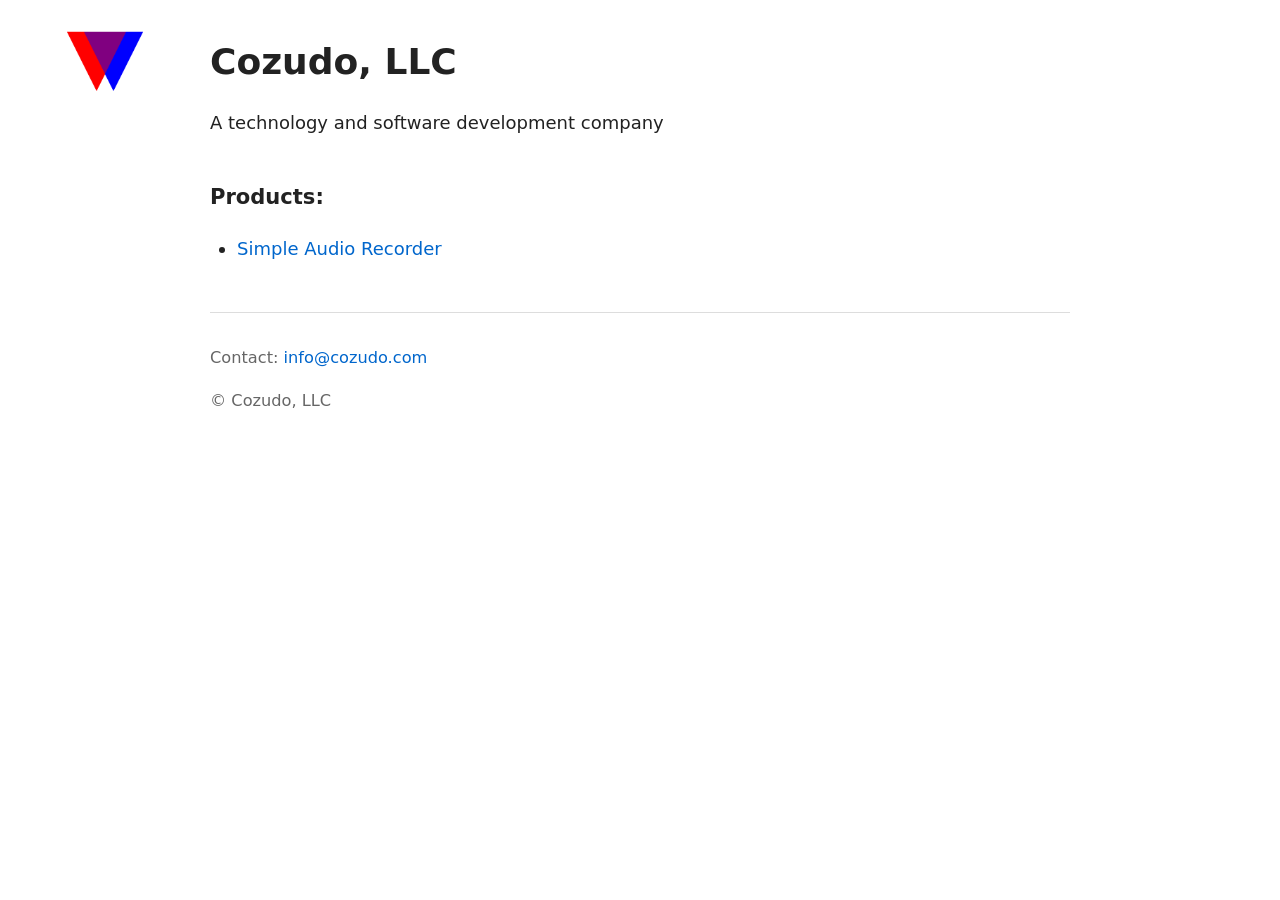
<file: index.html>
<!DOCTYPE html>
<html lang="en">
    <head>
        <meta charset="UTF-8">
        <meta name="viewport" content="width=device-width, initial-scale=1.0">
        <meta name="color-scheme" content="light dark">
        <title>Cozudo, LLC</title>
        <link rel="stylesheet" href="css/style.css">
        <link rel="shortcut icon" href="/favicon.ico">
        <link rel="apple-touch-icon" sizes="180x180" href="images/favicon/apple-touch-icon.png">
        <link rel="icon" type="image/png" sizes="32x32" href="images/favicon/favicon-32x32.png">
        <link rel="icon" type="image/png" sizes="16x16" href="images/favicon/favicon-16x16.png">
        <link rel="manifest" href="images/favicon/site.webmanifest">
    </head>
    <body>
        <a href="/" class="logo-link" aria-label="Cozudo homepage">
            <img src="images/logo.png" alt="Cozudo logo">
        </a>
        <div class="container">
        <h1>Cozudo, LLC</h1>
        <p>A technology and software development company</p>
        <h3>Products:</h3>
        <ul>
            <li>
                <a href="apps/simple_audio_recorder/">Simple Audio Recorder</a>
            </li>
        </ul>
        <footer>
            <p>
                Contact:
                <a href="mailto:info@cozudo.com">info@cozudo.com</a>
            </p>
            <p>&copy; Cozudo, LLC</p>
        </footer>
        </div>
    </body>
</html>
</file>
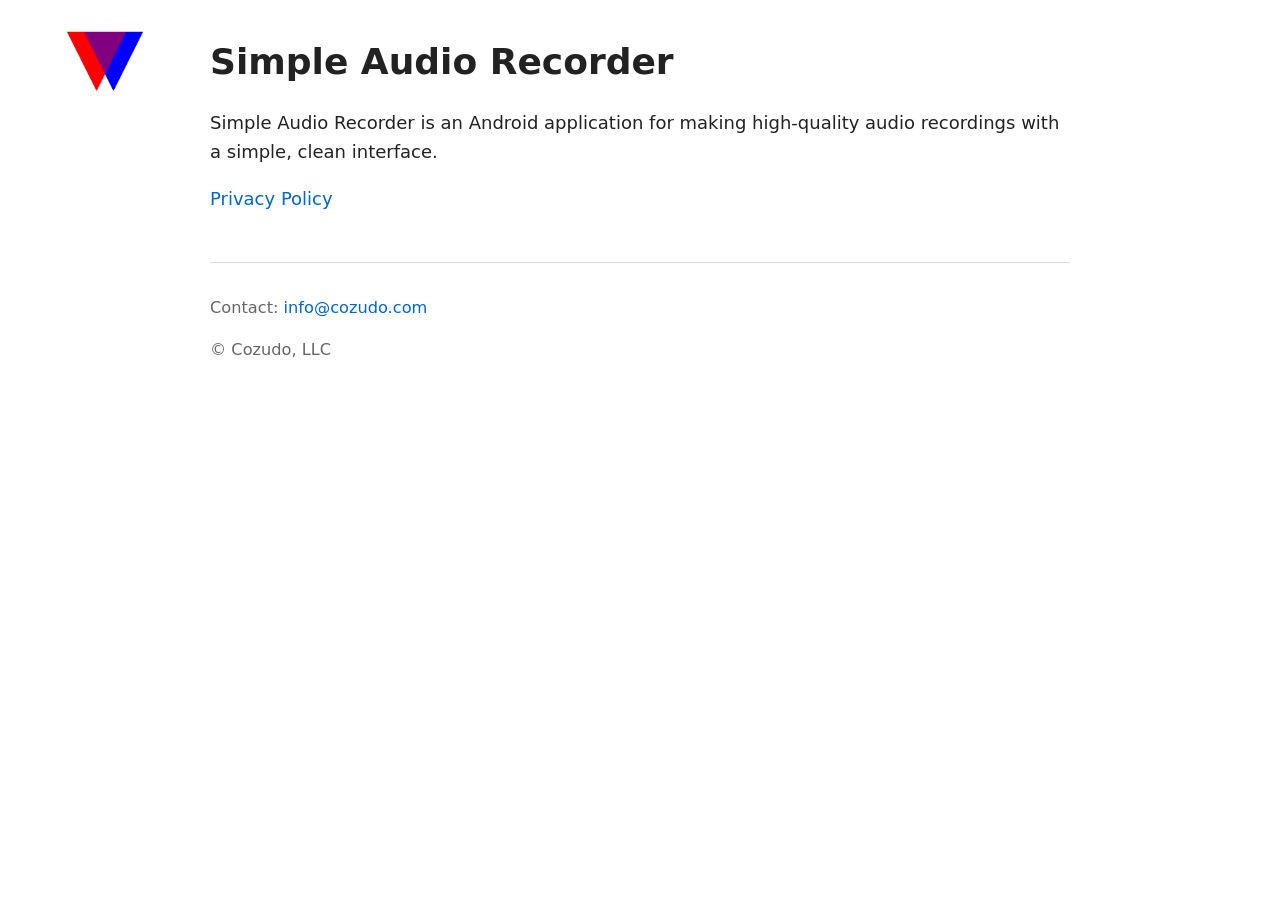
<file: apps/simple_audio_recorder/index.html>
<!DOCTYPE html>
<html lang="en">
    <head>
        <meta charset="UTF-8">
        <meta name="viewport" content="width=device-width, initial-scale=1.0">
        <meta name="color-scheme" content="light dark">
        <title>Simple Audio Recorder - Cozudo, LLC</title>
        <link rel="stylesheet" href="../../css/style.css">
        <link rel="shortcut icon" href="/favicon.ico">
        <link rel="apple-touch-icon" sizes="180x180" href="../../images/favicon/apple-touch-icon.png">
        <link rel="icon" type="image/png" sizes="32x32" href="../../images/favicon/favicon-32x32.png">
        <link rel="icon" type="image/png" sizes="16x16" href="../../images/favicon/favicon-16x16.png">
        <link rel="manifest" href="../../images/favicon/site.webmanifest">
    </head>
    <body>
        <a href="/" class="logo-link" aria-label="Cozudo homepage">
            <img src="../../images/logo.png" alt="Cozudo logo">
        </a>
        <div class="container">
            <h1>Simple Audio Recorder</h1>
            <p>
                Simple Audio Recorder is an Android application for making high-quality
                audio recordings with a simple, clean interface.
            </p>
            <p>
                <a href="privacy_policy.html">Privacy Policy</a>
            </p>
            <footer>
            <p>
                Contact:
                <a href="mailto:info@cozudo.com">info@cozudo.com</a>
            </p>
            <p>&copy; Cozudo, LLC</p>
            </footer>
        </div>
    </body>
</html>
</file>
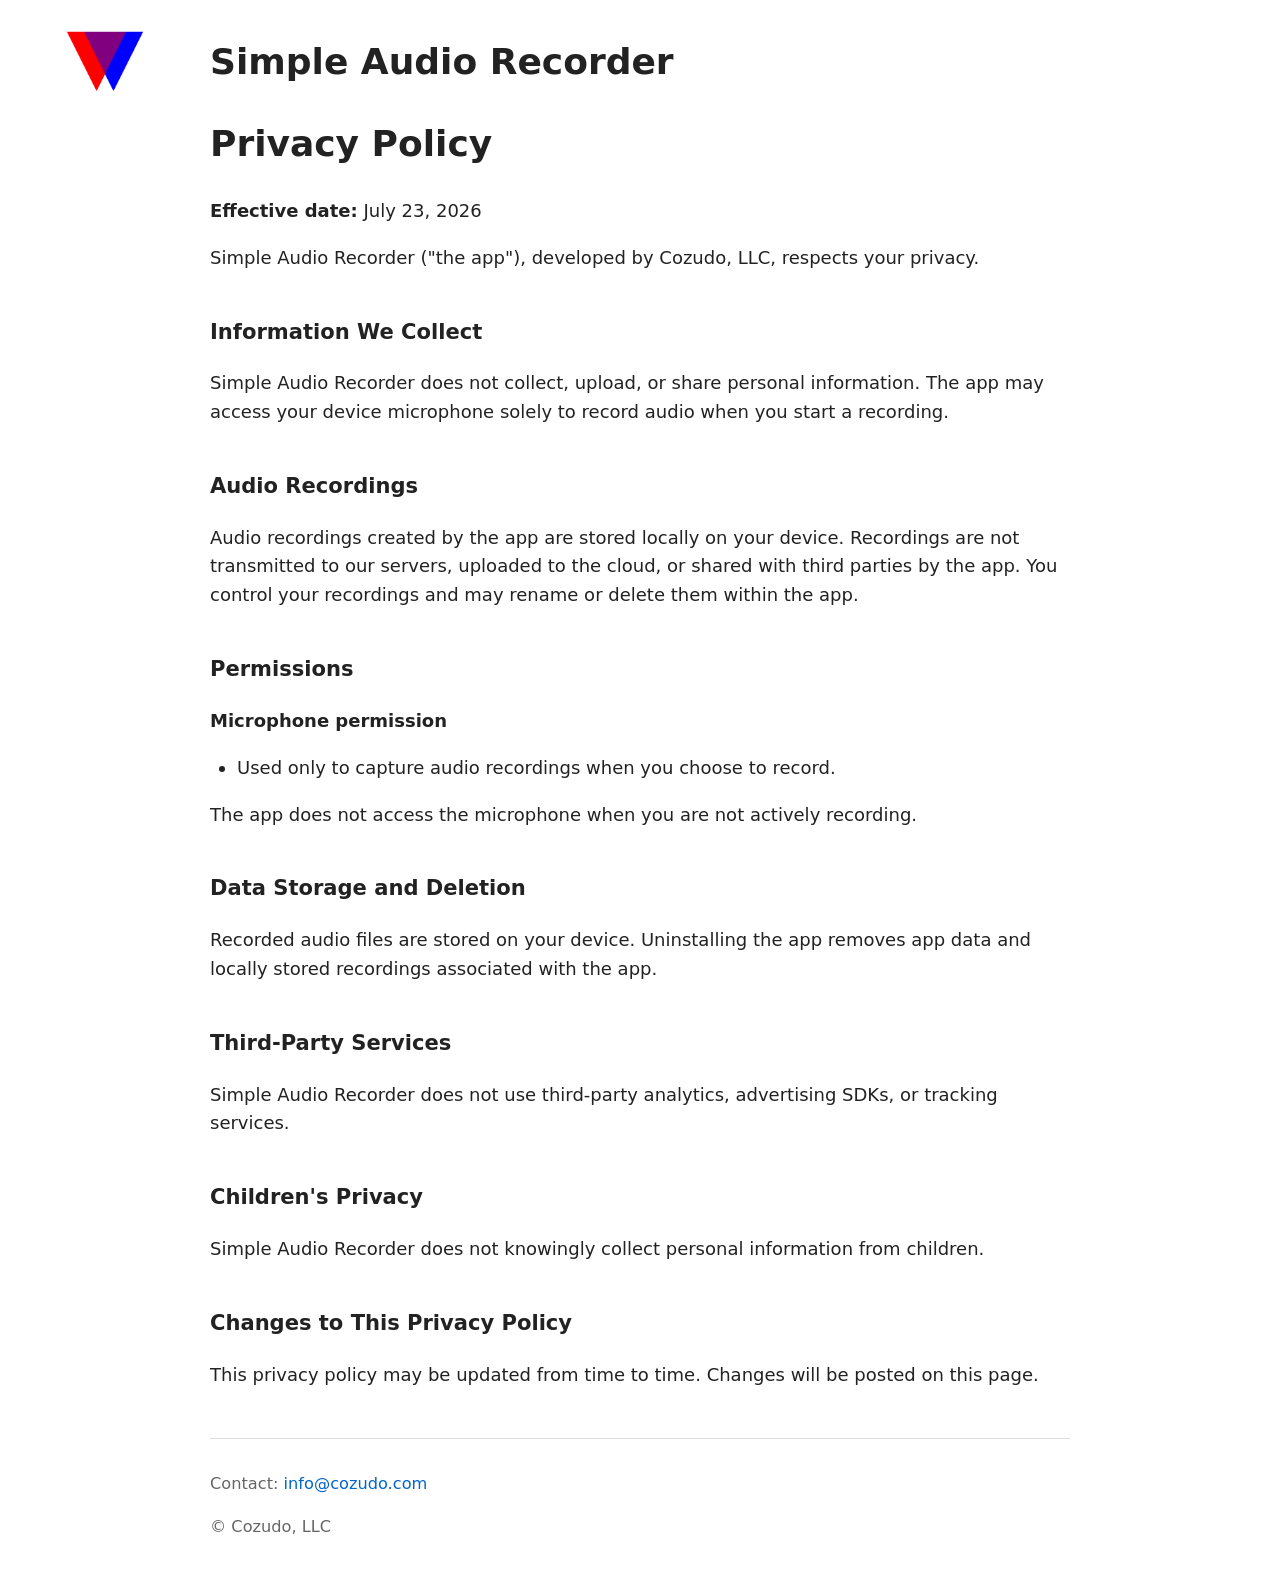
<file: apps/simple_audio_recorder/privacy_policy.html>
<!DOCTYPE html>
<html lang="en">
    <head>
        <meta charset="UTF-8">
        <meta name="viewport" content="width=device-width, initial-scale=1.0">
        <meta name="color-scheme" content="light dark">
        <title>Privacy Policy - Simple Audio Recorder - Cozudo, LLC</title>
        <link rel="stylesheet" href="../../css/style.css">
        <link rel="shortcut icon" href="/favicon.ico">
        <link rel="apple-touch-icon" sizes="180x180" href="../../images/favicon/apple-touch-icon.png">
        <link rel="icon" type="image/png" sizes="32x32" href="../../images/favicon/favicon-32x32.png">
        <link rel="icon" type="image/png" sizes="16x16" href="../../images/favicon/favicon-16x16.png">
        <link rel="manifest" href="../../images/favicon/site.webmanifest">
    </head>
    <body>
        <a href="/" class="logo-link" aria-label="Cozudo homepage">
            <img src="../../images/logo.png" alt="Cozudo logo">
        </a>
        <div class="container">
            <h1>Simple Audio Recorder</h1>
            <h1>Privacy Policy</h1>
            <p><strong>Effective date:</strong> July 23, 2026</p>
            <p>
                Simple Audio Recorder ("the app"), developed by Cozudo, LLC,
                respects your privacy.
            </p>
            <h3>Information We Collect</h3>
            <p>
                Simple Audio Recorder does not collect, upload, or share personal information. The app may access your device microphone solely to record audio when you start a recording.
            </p>
            <h3>Audio Recordings</h3>
            <p>
                Audio recordings created by the app are stored locally on your device. Recordings are not transmitted to our servers, uploaded to the cloud, or shared with third parties by the app. You control your recordings and may rename or delete them within the app.
            </p>
            <h3>Permissions</h3>
            <p><strong>Microphone permission</strong></p>
            <ul>
                <li>Used only to capture audio recordings when you choose to record.</li>
            </ul>
            <p>
                The app does not access the microphone when you are not actively recording.
            </p>
            <h3>Data Storage and Deletion</h3>
            <p>
                Recorded audio files are stored on your device. Uninstalling the app removes app data and locally stored recordings associated with the app.
            </p>
            <h3>Third-Party Services</h3>
            <p>
                Simple Audio Recorder does not use third-party analytics, advertising SDKs, or tracking services.
            </p>
            <h3>Children's Privacy</h3>
            <p>
                Simple Audio Recorder does not knowingly collect personal information from children.
            </p>
            <h3>Changes to This Privacy Policy</h3>
            <p>
                This privacy policy may be updated from time to time. Changes will be posted on this page.
            </p>
            <footer>
                <p>
                    Contact:
                    <a href="mailto:info@cozudo.com">info@cozudo.com</a>
                </p>
                <p>&copy; Cozudo, LLC</p>
            </footer>
        </div>
    </body>
</html>
</file>
<file: css/style.css>
:root {
    --container-max: 900px;
    --container-pad: 20px;
    --header-height: 90px;
    --logo-top: 5px;
    --text-top: 10px;

    /* where body text naturally starts, ignoring the logo entirely */
    --natural-inset: max(var(--container-pad), calc((100vw - var(--container-max)) / 2 + var(--container-pad)));

    /* logo's box width: never smaller than the logo, so it can't overflow */
    --side-inset: max(var(--header-height), var(--natural-inset));
}

.container {
    box-sizing: border-box;
    max-width: var(--container-max);
    margin: 0 auto 40px;
    padding: 0 var(--container-pad);
}

.logo-link {
    position: absolute;
    top: var(--logo-top);
    left: 0;
    width: var(--side-inset);
    height: var(--header-height);
    display: flex;
    align-items: center;
    justify-content: center;
}

.logo-link img {
    display: block;
    width: 90px;
    height: 90px;
}

.container h1:first-child {
    margin: 0;
    margin-top: var(--text-top);
    margin-left: calc(var(--side-inset) - var(--natural-inset));
    padding-top: calc((var(--header-height) - 1em * 1.2) / 2);
}

body {
    position: relative;
    margin: 0;
    font-family: system-ui, -apple-system, BlinkMacSystemFont,
                 "Segoe UI", Roboto, Helvetica, Arial, sans-serif;
    font-size: 18px;
    line-height: 1.6;
    color: #222;
    background: #fff;
}

.container {
    max-width: var(--container-max);
    margin: 0 auto 40px;
    padding: 0 var(--container-pad);
}

h3 {
    margin-top: 2em;
}

a {
    color: #0066cc;
    text-decoration: none;
}

a:hover {
    text-decoration: underline;
}

ul {
    padding-left: 1.5em;
}

footer {
    margin-top: 3em;
    padding-top: 1em;
    border-top: 1px solid #ddd;
    font-size: 0.9em;
    color: #666;
}

@media (prefers-color-scheme: dark) {
    body {
        color: #fff;
        background: #000;
    }

    a {
        color: #4da3ff; /* slightly lighter blue for contrast on black */
    }

    footer {
        border-top-color: #333;
        color: #aaa;
    }
}
</file>
